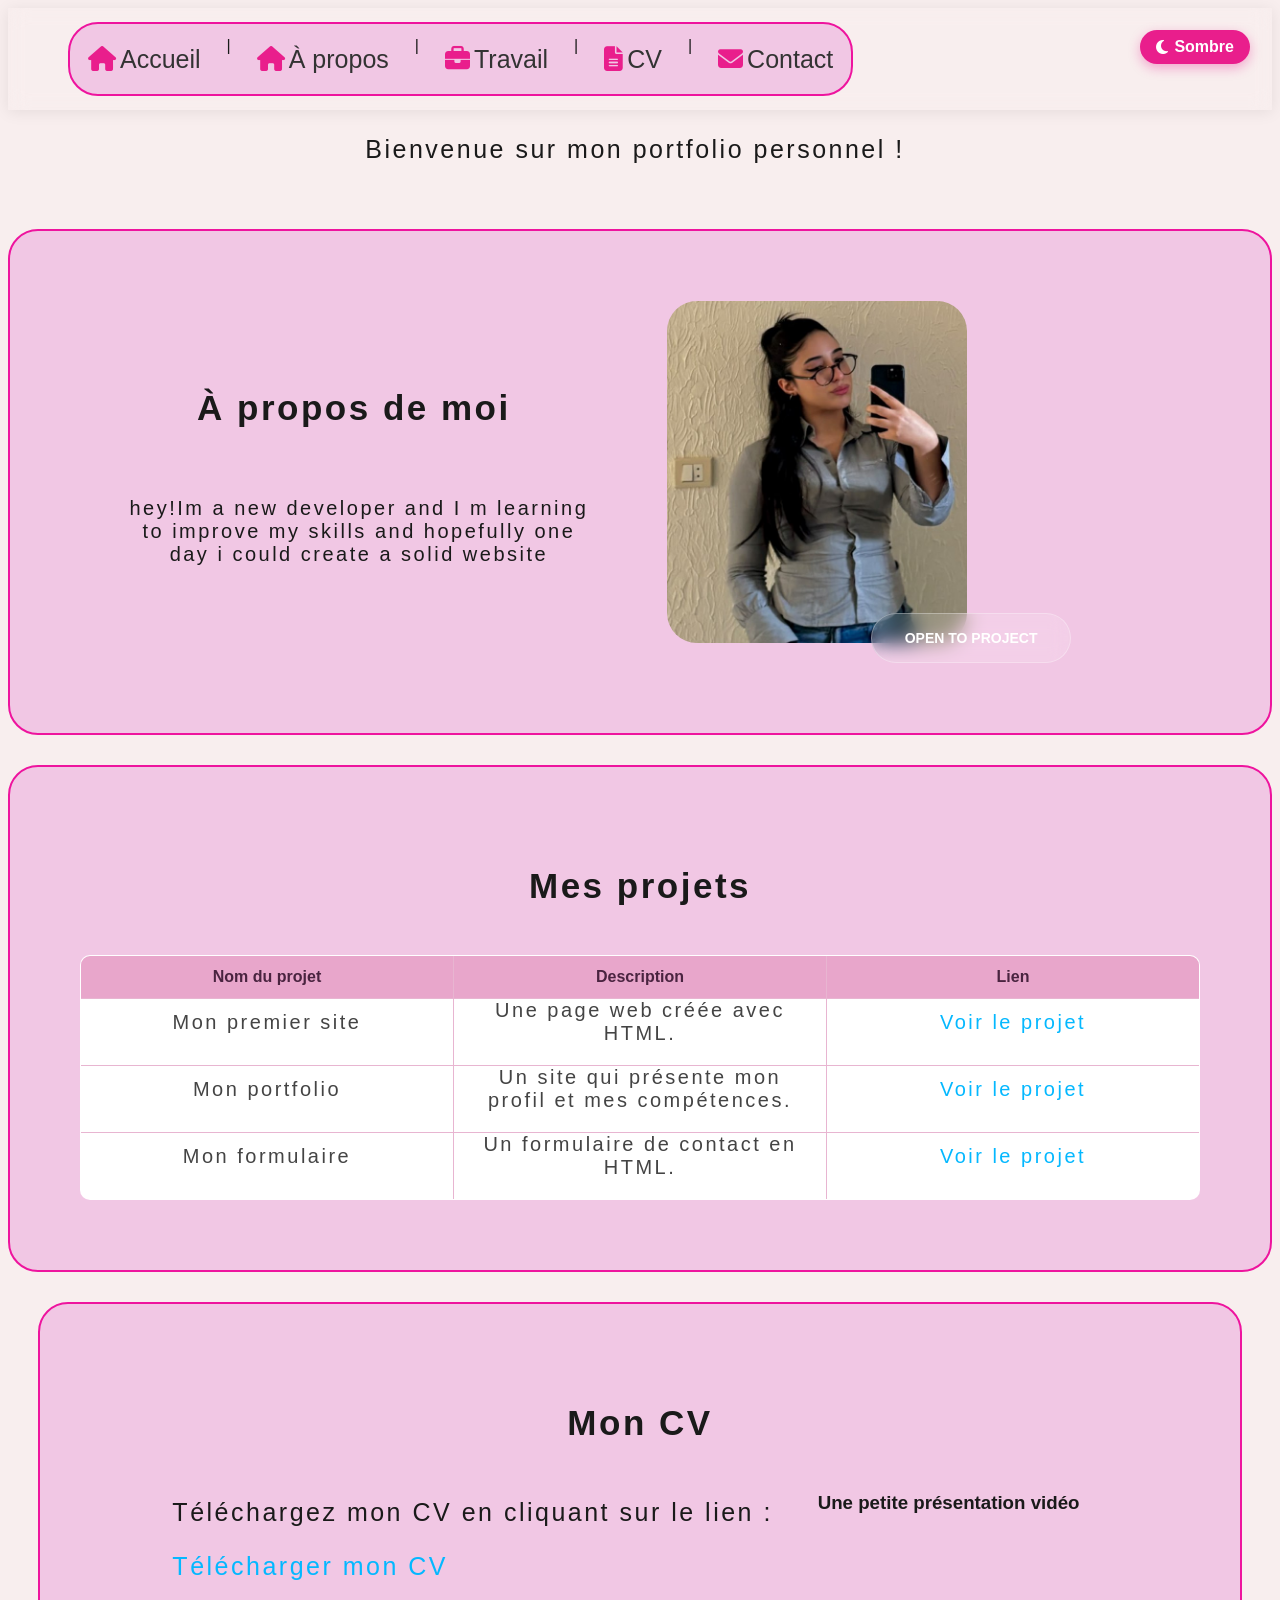
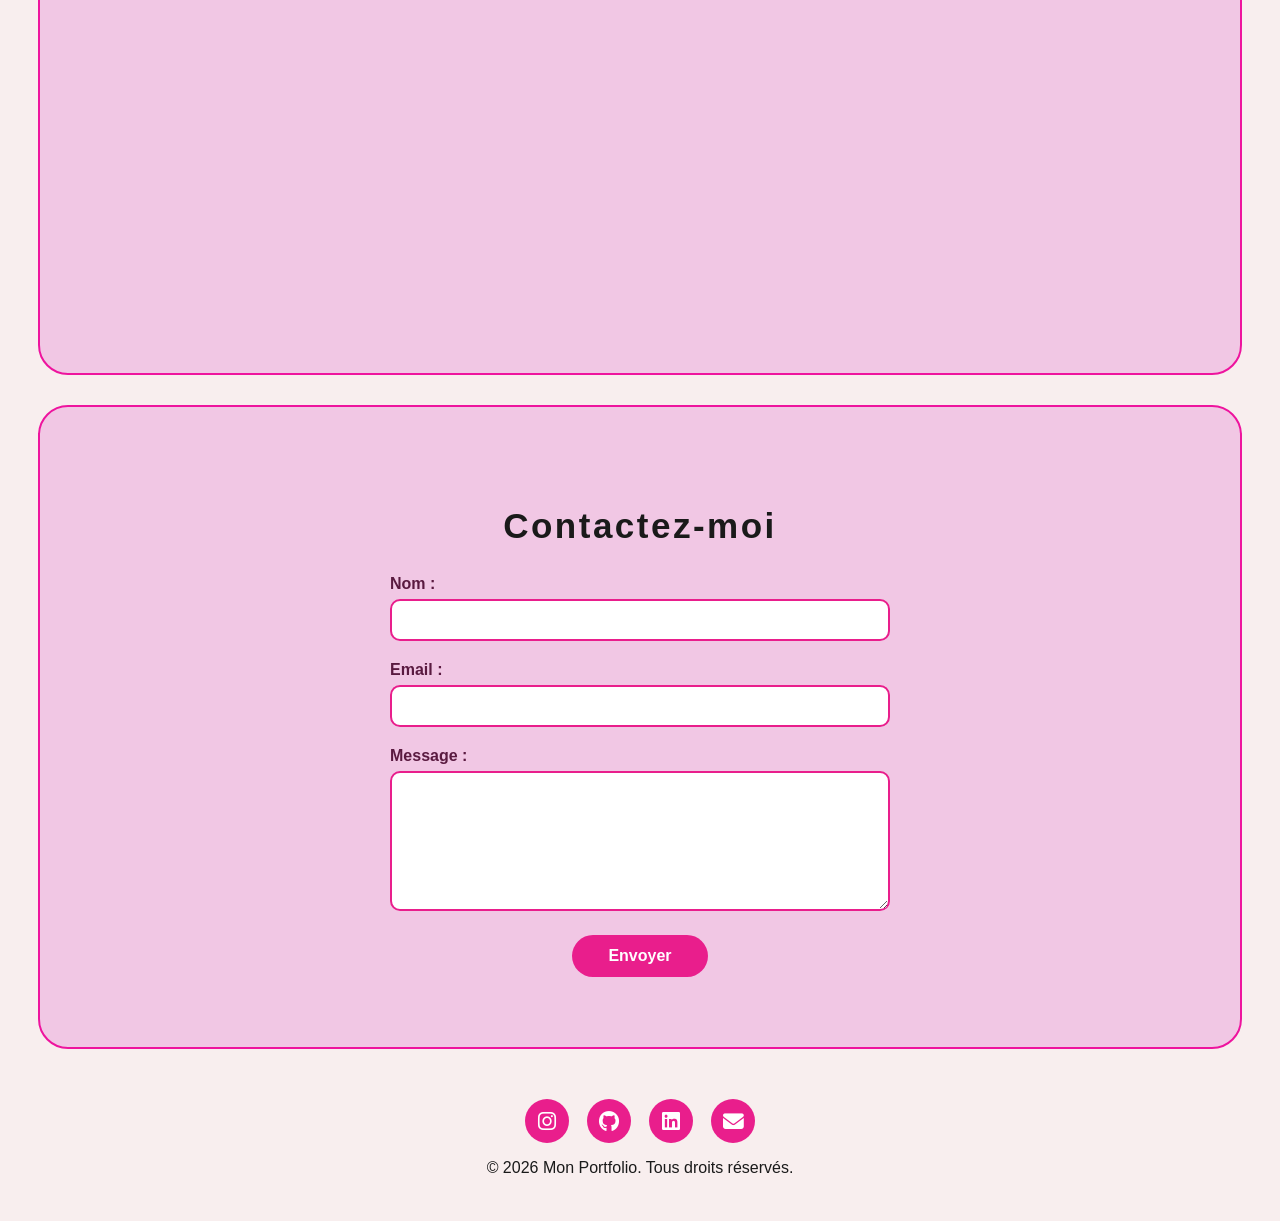
<file: Index1.html>
<!DOCTYPE html>
<html>
    <head>
        <meta charset="UTF-8">
        <link rel="icon" href="medal.png" type="image/png">
    
         <link rel="stylesheet" href ="style1.css"> 
         <link rel="stylesheet" href="https://cdnjs.cloudflare.com/ajax/libs/font-awesome/6.5.1/css/all.min.css">
         <title>rana's cv</title>
        <!-- <link href="https://cdn.jsdelivr.net/npm/bootstrap@5.3.8/dist/css/bootstrap.min.css" rel="stylesheet">
         <script src="https://cdn.jsdelivr.net/npm/@tailwindcss/browser@4"></script> --> 
    </head>

    <body>
        <!-- <h1 class="text-3xl font-bold text-blue-900">Hello, Tailwind!</h1> -->
        

        <header> 
            
            <nav class="navbar">
                <div class="links">
                    <ul class="nav-links">
                <a class="link" href="#welcoming"><i class="fa-solid fa-house"></i>Accueil</a> |
                <a class="link" href="#apropos"><i class="fa-solid fa-house"></i>À propos</a> |
                <a class="link" href="https://www.youtube.com/watch?v=glEQdzjdwFE"><i class="fa-solid fa-briefcase"></i>Travail</a> |
                <a class="link" href="https://www.youtube.com/watch?v=MOenJHdj8ro"><i class="fa-solid fa-file-lines"></i>CV</a> |
                <a class="link" href="https://www.youtube.com/watch?v=UzvfkPKqYqU"><i class="fa-solid fa-envelope"></i>Contact</a>
                </ul>
                
                </div>
            </nav>
            <button id="theme-toggle" type="button" aria-label="Changer de thème">
                <i class="fa-solid fa-moon"></i> <span>Sombre</span>
            </button>
        </header>

        <main>
            <!-- <h1> My portfolio</h1> -->
            <div class="welcoming" id="welcoming">
                <p>Bienvenue sur mon portfolio personnel !</p>
            </div>

            <section id="apropos" class= "section">
                <div class="ragheb">
                    <h2 class="apr">À propos de moi</h2>
                    <p class="apr">
                        hey!Im a new developer and I m learning to improve my skills and hopefully one day i could create a solid website 
                    </p> 
                </div>
                <div class="bt">
                    <img class= "img_apr" src="profile.jpeg"
                    alt="Photo de profil"
                    width="150">
                    <button class="project-btn"> OPEN TO PROJECT </button>
                </div>
            </section>

            <section id="travail" class="section">
                <h2>Mes projets</h2>

                <table border="1">
                    <tr>
                        <th>Nom du projet</th>
                        <th>Description</th>
                        <th>Lien</th>
                    </tr>

                    <tr>
                        <td>Mon premier site</td>
                        <td>Une page web créée avec HTML.</td>
                        <td><a href="https://firstsite.com">Voir le projet</a></td>
                    </tr>

                    <tr>
                        <td>Mon portfolio</td>
                        <td>Un site qui présente mon profil et mes compétences.</td>
                        <td><a href="https://www.wikipedia.org/   ;nb">Voir le projet</a></td>
                    </tr>

                    <tr>
                        <td>Mon formulaire</td>
                        <td>Un formulaire de contact en HTML.</td>
                        <td><a href="contact">Voir le projet</a></td>
                    </tr>
                </table>
            </section>
            <!-- <div class="alert alert-primary" role="alert">
                This is a primary alert—check it out!
            </div> -->

            <section id="cv" class="section">
                <div class="happy"></div>
                <h2>Mon CV</h2>
                <div class="sad">
                    <div class="joy">
                        <p>Téléchargez mon CV en cliquant sur le lien :</p>
                        <a href="resume.pdf" download>Télécharger mon CV</a> 
                    </div>
                
                    <div class="happy">
                        <h3>Une petite présentation vidéo</h3>

                        <video  width="200" class="video_cv" autoplay muted>
                            <source src="oops.mp4" type="video/mp4">
                            Votre navigateur ne prend pas en charge la vidéo.
                        </video>
                    </div>
                </div>
            </section>

            <section id="contact"class="section" >
                <h2>Contactez-moi</h2>

                <form action="#" method="post">

                    <ul>
                        <li>
                            <div>Nom :</div>
                            <input type="text" name="nom" required>
                        </li>

                        <li>
                            <div>Email :</div>
                            <input type="email" name="email" required>
                        </li>

                        <li>
                            <div>Message :</div>
                            <textarea name="message" rows="5" cols="30" required></textarea>
                        </li>
                    </ul>

                    <div>
                        <button type="submit">Envoyer</button>
                    </div>

                </form>
            </section>
           
            <!-- <div id="liveAlertPlaceholder"></div>
            <button type="button" class="btn-solid theme-primary flex-grow-0" id="liveAlertBtn">Show live alert</button> -->

        </main>
        
        <footer>
           <div class="socials">
    <a href="https://www.instagram.com/rana_mastouri/" target="_blank"><i class="fa-brands fa-instagram"></i></a>
    <a href="#" target="_blank"><i class="fa-brands fa-github"></i></a>
    <a href="#" target="_blank"><i class="fa-brands fa-linkedin"></i></a>
    <a href="mailto:you@email.com"><i class="fa-solid fa-envelope"></i></a>
  </div>
  <p>&copy; 2026 Mon Portfolio. Tous droits réservés.</p>
</footer>

<button id="to-top" type="button" aria-label="Retour en haut"><i class="fa-solid fa-arrow-up"></i></button>
        </footer>

        <!-- <script>
            const alertPlaceholder = document.getElementById('liveAlertPlaceholder')
            const appendAlert = (message, type) => {
            const wrapper = document.createElement('div')
            wrapper.innerHTML = [
                `<div class="alert alert-${type}" role="alert">`,
                `   <p>${message}</p>`,
                '   <button type="button" class="btn-close ms-auto" data-bs-dismiss="alert" aria-label="Close"></button>',
                '</div>'
            ].join('')

            alertPlaceholder.append(wrapper)
            }

            const alertTrigger = document.getElementById('liveAlertBtn')
            if (alertTrigger) {
                alertTrigger.addEventListener('click', () => {
                    appendAlert('Nice, you triggered this alert message!', 'success')
                })
            }
        </script> -->
    </body>
</html>
</file>
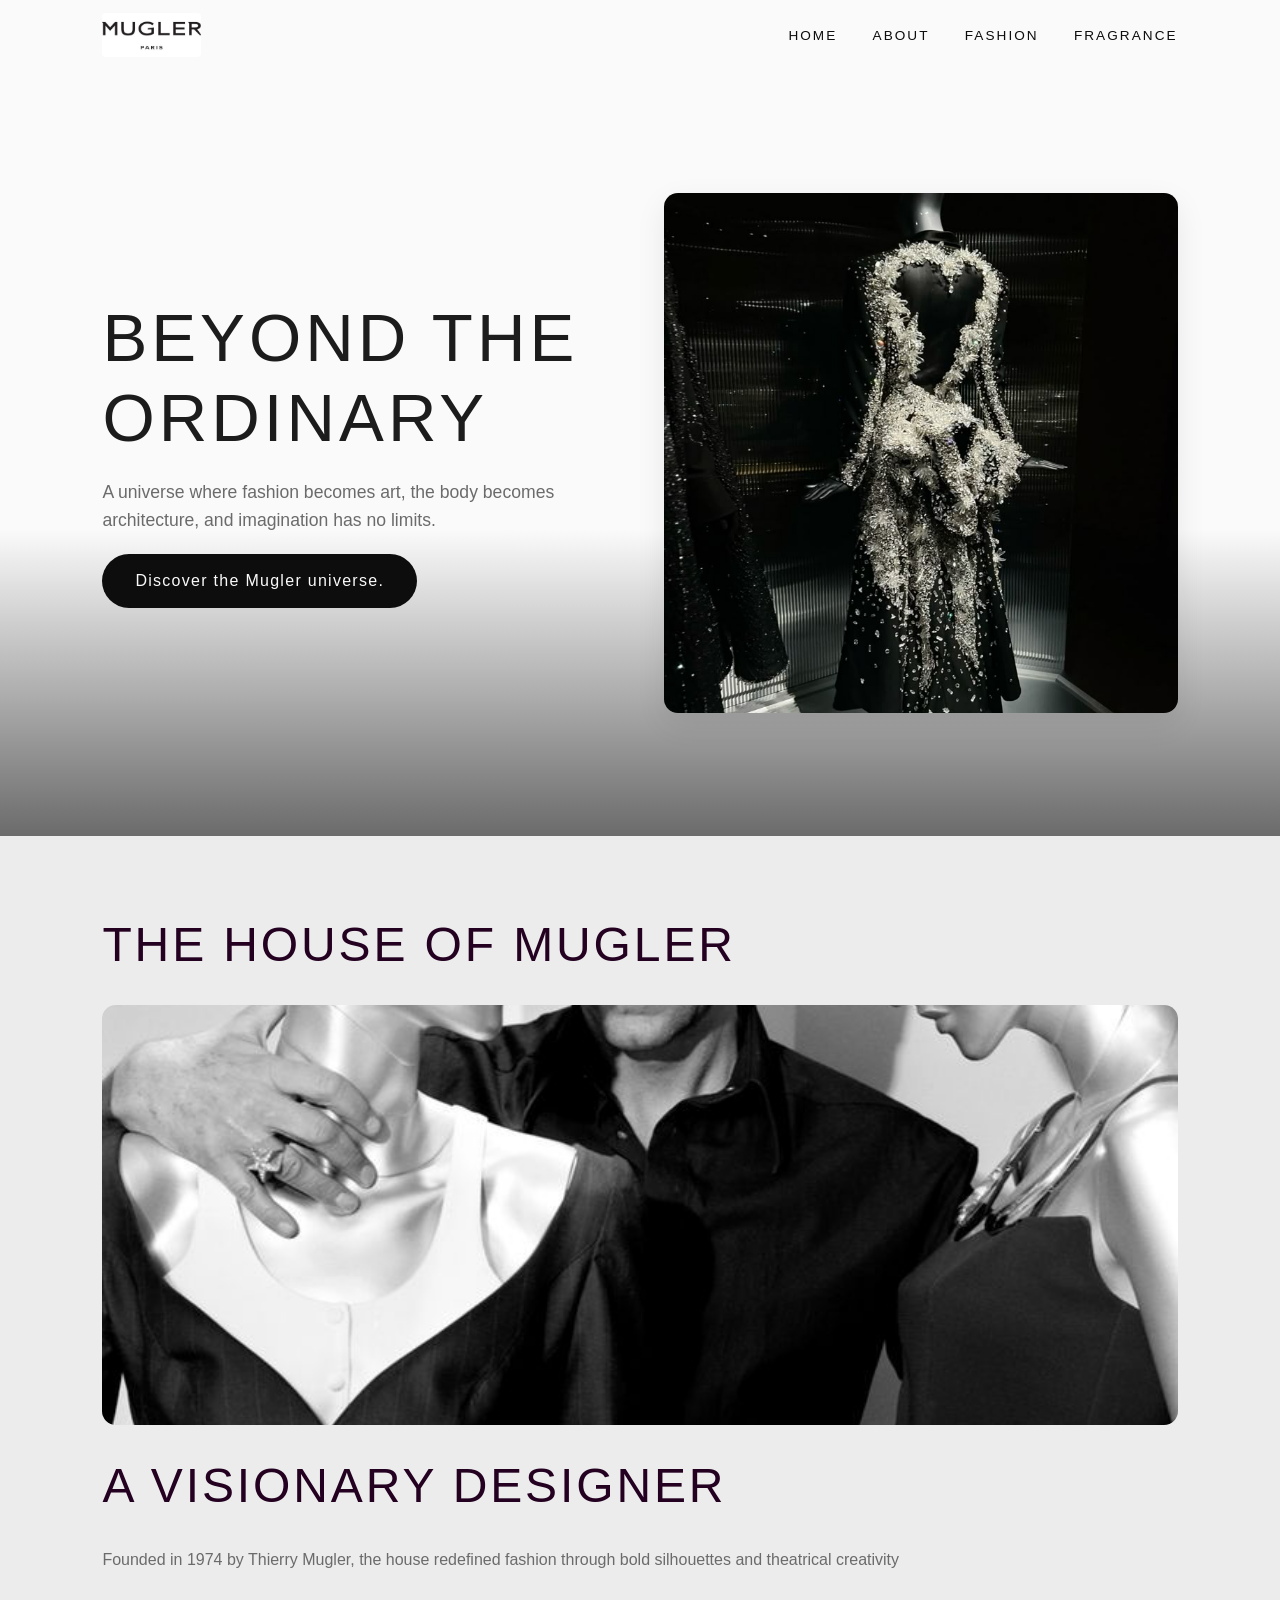
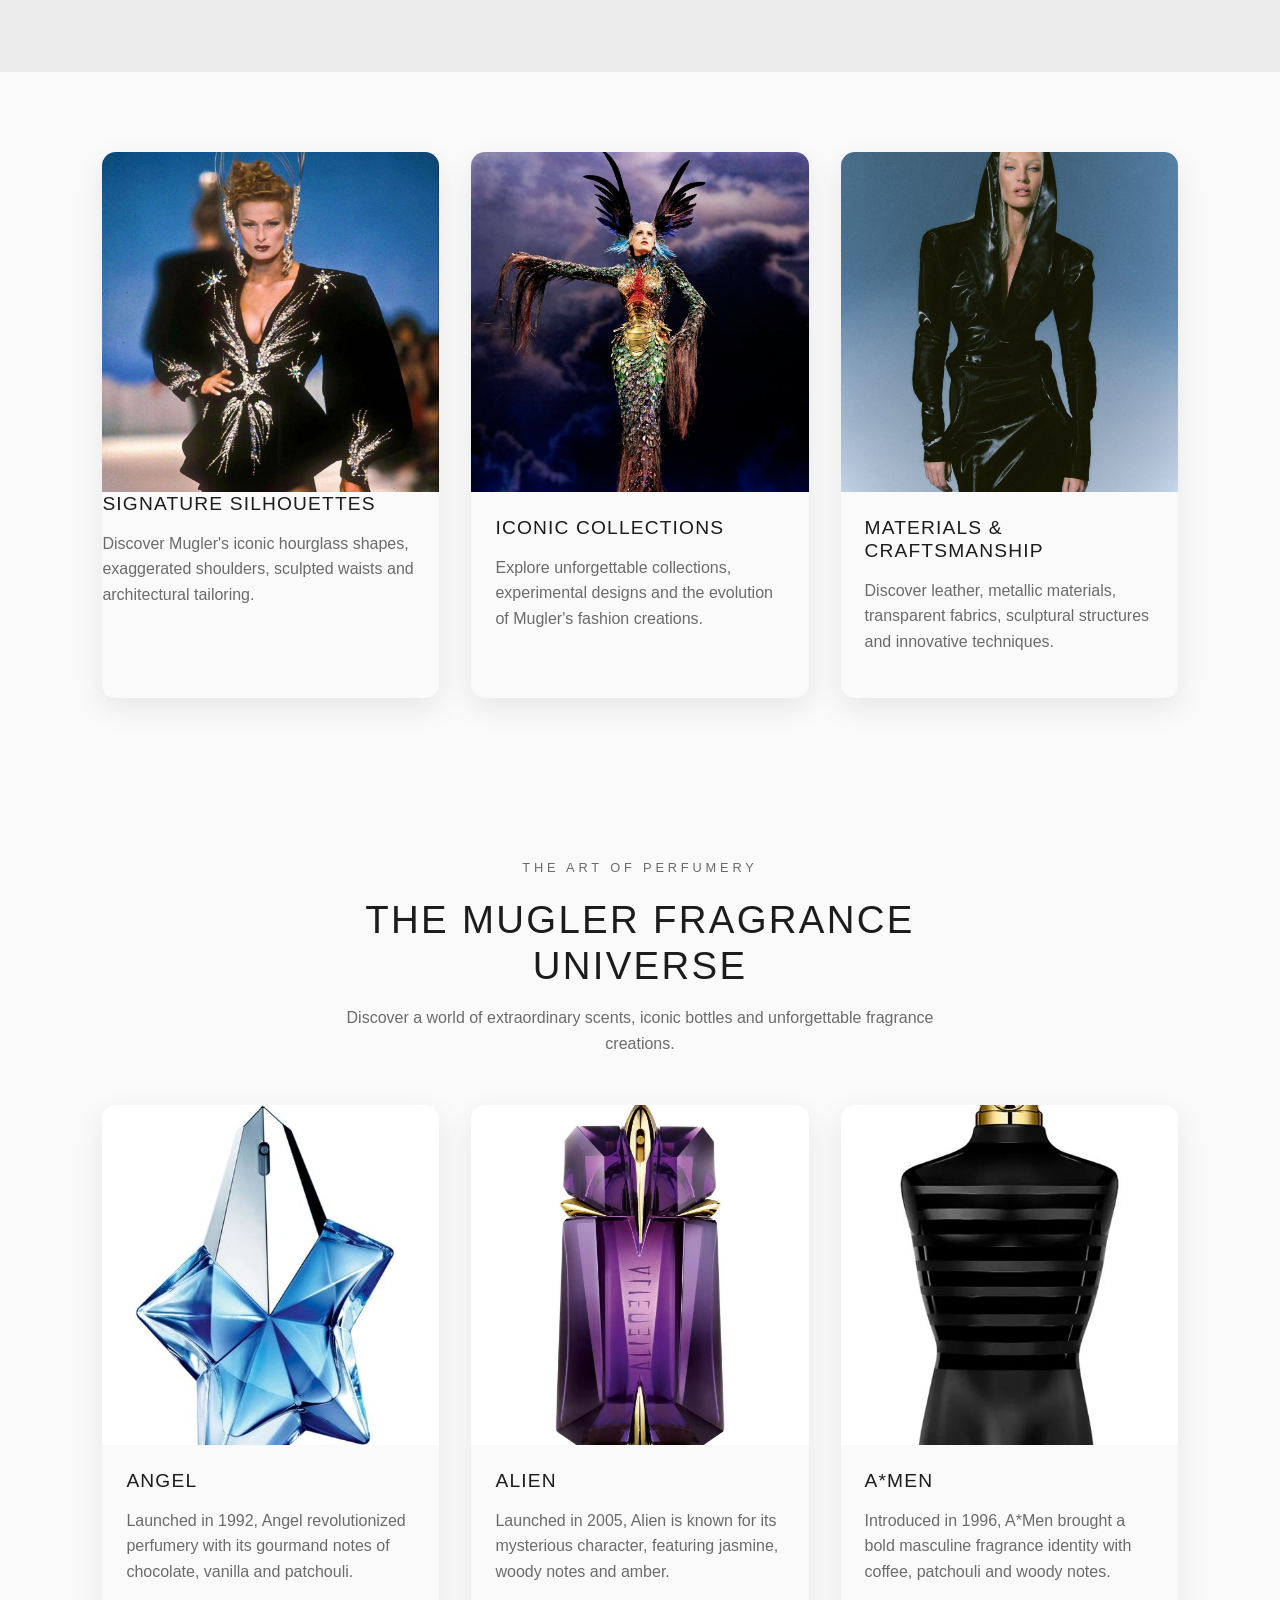
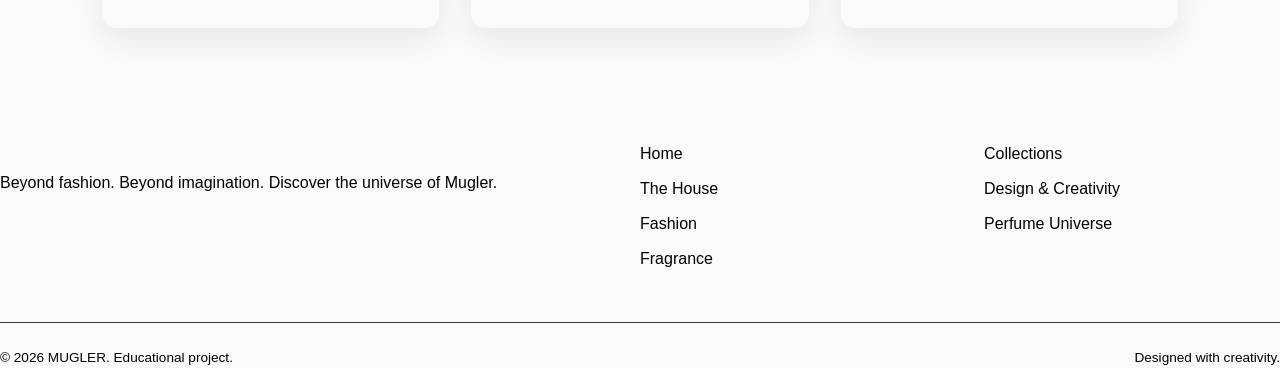
<file: mugler.html>
<!DOCTYPE html>
<html>
    <head>
        <meta charset="UTF-8">
        <meta name="viewport" content="width=device-width, initial-scale=1">
        <title>Mugler identity</title>
        <link href="https://cdn.jsdelivr.net/npm/bootstrap@5.3.3/dist/css/bootstrap.min.css" rel="stylesheet">
        <link rel="stylesheet" href="mugler.css">
    </head>
    <body>
        <header>
            <div>
                <img src="mugler/logo.jpg" alt="mugler logo">
            </div>
            
            <nav class="navbar">
            <ul class="nav-links">
                <li><a class="link" href="#Home">Home</a></li>
                <li><a class="link" href="#About">About</a></li>
                <li><a class="link" href="#Fashion">Fashion</a></li>
                <li><a class="link" href="#Fragrance">Fragrance</a></li>
            </ul>
        </nav>
                 </div>
            </nav>
        </header>

        <main>
            <section id="Home">
                <div>
                 <h1> BEYOND THE ORDINARY </h1>
                 <p>A universe where fashion becomes art, the body becomes architecture, and imagination has no limits.</p>
                  <button class="btn">Discover the Mugler universe.  </button>
                 </div>  
                 <img src="mugler/HOME.jpg"alt="Mugler fashion">
            </section>

            <section id="About">
                <h2>THE HOUSE OF MUGLER</h2>
                <img src="mugler/thierry.jpg"alt="Mugler fashion">
                <h2>A visionary designer</h2>
                <p>Founded in 1974 by Thierry Mugler, the house redefined fashion through bold silhouettes and theatrical creativity</p>
            </section>

            <section id="Fashion">
                <div class="fashion-cards">

    
                    <div class="fashion-card">
                        <img src="mugler/silouhette.jpg" alt="Mugler fashion">

                        <div class="silhouettes">
                            <h3>SIGNATURE SILHOUETTES</h3>
                            <p>
                            Discover Mugler's iconic hourglass shapes,
                                exaggerated shoulders, sculpted waists
                                and architectural tailoring.
                            </p>
                        </div>
                    </div>

                
                    <div class="fashion-card">
                        <img src="mugler/collection.jpg" alt="Mugler  fashion">

                        <div class="card-content">
                            <h3>ICONIC COLLECTIONS</h3>
                            <p>
                                Explore unforgettable collections,
                                experimental designs and the evolution
                                of Mugler's fashion creations.
                            </p>
                        </div>
                    </div>

            
                    <div class="fashion-card">
                        <img src="mugler/material.jpg"  alt="Mugler  fashion">


                        <div class="card-content">
                            <h3>MATERIALS & CRAFTSMANSHIP</h3>
                            <p>
                                Discover leather, metallic materials,
                                transparent fabrics, sculptural structures
                                and innovative techniques.
                            </p>
                        </div>
                    </div>

                </div>

            </section>
            
            <section  id="Fragrance">

                <div class="fragrances">
                    <p class="subtitle">THE ART OF PERFUMERY</p>
                    <h2>THE MUGLER FRAGRANCE UNIVERSE</h2>
                    <p>
                        Discover a world of extraordinary scents,
                        iconic bottles and unforgettable fragrance creations.
                    </p>
                </div>

                <div class="fragrance-cards">

                    
                    <div class="fragrance-card">

                        <img src="mugler/angel.jpg" alt="Mugler perfume">

                        <div class="card-content"> 
                            <h3>ANGEL</h3>
                            <p>
                                Launched in 1992, Angel revolutionized
                                perfumery with its gourmand notes of
                                chocolate, vanilla and patchouli.
                            </p>
                        </div>

                    </div>

                    
                    <div class="fragrance-card">

                        <img src="mugler/alien.jpg" alt="Mugler perfume ">

                        <div class="card-content">
                            <h3>ALIEN</h3>
                            <p>
                                Launched in 2005, Alien is known for
                                its mysterious character, featuring
                                jasmine, woody notes and amber.
                            </p>
                        </div>

                    </div>

                
                    <div class="fragrance-card">

                        <img src="mugler/amen.jpg" alt="Mugler perfume">

                        <div class="card-content">
                            <h3>A*MEN</h3>
                            <p>
                                Introduced in 1996, A*Men brought
                                a bold masculine fragrance identity
                                with coffee, patchouli and woody notes.
                            </p>
                        </div>

                    </div>

                </div>

            </section>

        </main>

        <footer id="footer">

            <div class="footer-content">

        
                <div class="footer-brand">
                    <h2>MUGLER.</h2>
                    <p>
                        Beyond fashion. Beyond imagination.
                        Discover the universe of Mugler.
                    </p>
                </div>

        
                <div class="footer-links">
                    <h3>EXPLORE</h3>
                    <ul>
                        <li><a href="#Home">Home</a></li>
                        <li><a href="#About">The House</a></li>
                        <li><a href="#Fashion">Fashion</a></li>
                        <li><a href="#Fragrance">Fragrance</a></li>
                    </ul>
                </div>

        
                <div class="footer-links">
                    <h3>DISCOVER</h3>
                    <ul>
                        <li><a href="#Fashion">Collections</a></li>
                        <li><a href="#fashion">Design & Creativity</a></li>
                        <li><a href="#Fragrance">Perfume Universe</a></li>
                    </ul>
                </div>

            </div>

    
            <div class="footer-bottom">
                <p>&copy; 2026 MUGLER. Educational project.</p>
                <p>Designed with creativity.</p>
            </div>

        </footer>

    </body>
</html>
</file>
<file: style1.css>
a:link {
    color:rgb(4, 184, 255);
}
a:visited {
    color:rgb(137, 2, 150);
}
a:active {
    color:rgb(0, 255, 68);
}
.links{
    display:flex;
    height: 70px;
    background-color: rgb(241, 199, 228);
    flex-direction:row;
    justify-content: space-evenly;
    align-items:center;
    border: 2px solid rgb(238, 20, 158);
    border-radius: 30px;
}

.links a {
    font-size: 25px;
    text-decoration: none;
    font-weight:bold;
}
h1{
    font-family:'Franklin Gothic Medium', 'Arial Narrow', Arial, sans-serif;
    font-style: italic;
    font-size: 50px;
    color:rgb(25, 8, 171);
    text-align: center;
}
.section{
padding: 50px 0 50px;
}

#apropos{
    display:flex;
    /* width: 1000px;
    height: 700px; */
    background-color: rgb(241, 199, 228);
    flex-direction:row;
    justify-content:space-around;
    /* align-items:; */
    padding:70px 70px 70px;
    border: 2px solid rgb(238, 20, 158);
    border-radius: 30px;
}
.img_apr{
    width: 300px;
    border-radius: 30px;
}
.ragheb{
    /* display: flex;
    justify-content: center; */
    width: 500px;
    align-content: center;
}
.ragheb h2{
    text-align:center;
    padding:0px 20px 40px 10px;
    font-size:35px ;
    letter-spacing: 2.5px;
}
.ragheb p{
    display: flex;
    flex-wrap: wrap;
    /* width:200px; */
    font-size:20px;
    text-align: center;
    padding:0px 20px 20px 20px;
    letter-spacing: 2.5px;
    
    
     
}
#hey{
    font-family:'Franklin Gothic Medium', 'Arial Narrow', Arial, sans-serif;
    font-style: italic;
    font-size: 20;
    color:rgb(42, 41, 48);
    text-align: center;
}


.project-btn{
    width:200px;
    height:50px;

    top: 20px;
    left: 50%;
    transform: translateX(-50%);

    background: rgba(255, 255, 255, 0.15);
    backdrop-filter: blur(10px);
    -webkit-backdrop-filter: blur(10px);

    color: white;
    border: 1px solid rgba(255, 255, 255, 0.3);
    border-radius: 30px;

    padding: 12px 25px;
    font-size: 14px;
    font-weight: bold;
    cursor: pointer;
}
/* .navbar{
    
  scroll-behavior: smooth;
} */

body {
  margin: 20;
  font-family: 'Segoe UI', Tahoma, sans-serif;
}

.navbar {
  position: sticky;
  top: 0;
  z-index: 1000;
  display: flex;
  justify-content: space-between;
  align-items: center;
  padding: 14px 60px; 
  /* background: rgba(255, 255, 255, 0.75); */
  backdrop-filter: blur(10px);
  box-shadow: 0 2px 15px rgba(0, 0, 0, 0.08);
}

.logo {
  font-size: 1.4rem;
  font-weight: 700;
  color: #1a1a1a;
  text-decoration: none;
}

.nav-links {
  display: flex;
  gap: 8px;
  list-style: none;
  margin: 0;
  padding: 0;
}

.nav-links a {
  position: relative;
  display: block;
  padding: 8px 18px;
  color: #333;
  text-decoration: none;
  font-weight: 500;
  border-radius: 999px;
  /* transition: background: 0.3s, color 0.3s; */
}

.nav-links a:hover {
  background: rgb(210, 229, 235);
  color: #000;
}

/* petit trait animé sous le lien */
 .nav-links a::after {
  content: "";
  position: absolute;
  left: 50%;
  bottom: 4px;
  width: 0;
  height: 2px;
  background: #1a1a1a;
  transition: width 0.3s, left 0.3s;
}

.nav-links a:hover::after {
  width: 40%;
  left: 30%;
}
body{
    background-color: rgb(249, 238, 238);
}
.welcoming{
     text-align:center;
    padding:0px 20px 40px 10px;
    font-size:25px ;
    letter-spacing: 2.5px;

}
#travail{
     display:flex;
    /* width: 1000px;
    height: 700px; */
    background-color: rgb(241, 199, 228);
    flex-direction:column;
    justify-content:space-around;
    /* align-items:; */
    padding:70px 70px 70px 70px;
    border: 2px solid rgb(238, 20, 158);
    border-radius: 30px;
    margin-top: 30px;
}
#travail h2 {
    text-align:center;
    /* padding:0px 20px 40px 10px; */
    font-size:35px ;
    letter-spacing: 2.5px;

}
table {
    width: 100%;
    border-collapse: collapse;
    background-color: white;
    margin-top: 20px;
    border-radius: 10px;
    overflow: hidden;
}

/* Style des cellules */
th, td {
    border: 1px solid #e8b5d1;
    padding: 12px;
    text-align: left;
}

/* Style des titres */
th {
    background-color: #e8a6cb;
    color: #4a2440;
    text-align: center;
}

/* Couleur des lignes */
td {
    color: #444;
   
    width:200px;
    font-size:20px;
    text-align: center;
    padding:0px 20px 20px 20px;
    letter-spacing: 2.5px;

}

/* Effet quand on passe la souris sur une ligne */
tr:hover {
    background-color: #fff0f7;
}

/* Style des liens */
a {
    color: #d63384;
    text-decoration: none;
}

/* Effet au survol des liens */
a:hover {
    color: #8e2460;
    text-decoration: underline;
}
#cv {
        /* display:flex; */
    /* width: 1000px;
    height: 700px; */
    background-color: rgb(241, 199, 228);
    /* flex-direction:column; */
    /* justify-content:space-around;  */
    /* align-items:; */
    padding:70px 70px 70px;
    border: 2px solid rgb(238, 20, 158);
    border-radius: 30px;
    /* flex-wrap: wrap; */
    /* align-items: flex-start; */
    margin: 30px; 
}
#cv h2{
        text-align:center;
    /* padding:0px 20px 40px 10px; */
    font-size:35px ;
    letter-spacing: 2.5px;
}
.joy {
     text-align:left;
     /* display: flex; */
    flex-wrap: wrap;
     padding:0px 0px 0px 10px;  
    font-size:25px ;
    letter-spacing: 2.5px;
    /* flex :1; */
    /* width: 50%; */
    

} 
.happy{
    /* width: 300px; */
    padding: 0;
    margin: 0;
}
.video_cv {
    width: 300px;
    margin-top: -90px;
    height: auto;
    transform: rotate(270deg);
}
.sad{
     display:flex;
    justify-content:space-around; 
    align-items: flex-start;
    margin: 30px;
    height: 400px;
}
#contact {
     background-color: rgb(241, 199, 228);
    padding:70px 70px 70px;
    border: 2px solid rgb(238, 20, 158);
    border-radius: 30px;
    margin: 30px; 
}
.happy h3 {
    width: 300px;
}
#contact h2{
        text-align:center;
    /* padding:0px 20px 40px 10px; */
    font-size:35px ;
    letter-spacing: 2.5px;
}
/* ===== Contact form ===== */
#contact form {
  max-width: 500px;
  margin: 0 auto;
  text-align: left;
}

#contact form ul {
  list-style: none;        /* removes the bullets */
  padding: 0;
  margin: 0;
}

#contact form li {
  margin-bottom: 20px;
}

/* "Nom :", "Email :", "Message :" */
#contact form li div {
  margin-bottom: 6px;
  font-weight: 600;
  color: #5a1a40;
}

/* Inputs + textarea */
#contact input[type="text"],
#contact input[type="email"],
#contact textarea {
  width: 100%;
  padding: 10px 14px;
  font-size: 1rem;
  font-family: inherit;
  color: #333;
  background-color: #fff;
  border: 2px solid #e91e8c;
  border-radius: 10px;
  box-sizing: border-box;
  outline: none;
  transition: border-color 0.3s, box-shadow 0.3s;
}

#contact input[type="text"]:focus,
#contact input[type="email"]:focus,
#contact textarea:focus {
  border-color: #c2185b;
  box-shadow: 0 0 8px rgba(233, 30, 140, 0.5);
}

#contact textarea {
  height: 140px;
  resize: vertical;
}

/* Button wrapper div (centers the button) */
#contact form > div {
  text-align: center;
  margin-top: 10px;
}

/* Send button */
#contact button[type="submit"] {
  padding: 12px 36px;
  font-size: 1rem;
  font-weight: 600;
  color: #fff;
  background-color: #e91e8c;
  border: none;
  border-radius: 25px;
  cursor: pointer;
  transition: background-color 0.3s, transform 0.2s;
}

#contact button[type="submit"]:hover {
  background-color: #c2185b;
  transform: translateY(-2px);
}

#contact button[type="submit"]:active {
  transform: translateY(0);
}
/* ===== Theme colors ===== */
:root {
  --bg: #f8eeee;
  --section-bg: #f2c6e4;
  --accent: #e91e8c;
  --accent-dark: #c2185b;
  --text: #1a1a1a;
  --label: #5a1a40;
}

[data-theme="dark"] {
  --bg: #1a1220;
  --section-bg: #2e1a3a;
  --accent: #ff4db2;
  --accent-dark: #e91e8c;
  --text: #f5e9f2;
  --label: #ffc1e3;
}

body {
  background-color: var(--bg);
  color: var(--text);
  transition: background-color 0.4s, color 0.4s;
  scroll-behavior: smooth;
}

html { scroll-behavior: smooth; }

.section {
  background-color: var(--section-bg);
  border-color: var(--accent);
  transition: background-color 0.4s;
}

/* ===== Theme toggle button ===== */
#theme-toggle {
  position: fixed;        /* stays visible while scrolling */
  top: 30px;
  right: 30px;
  z-index: 1000;
  display: inline-flex;
  align-items: center;
  gap: 6px;
  padding: 8px 16px;
  font-size: 1rem;
  font-weight: 600;
  color: #fff;
  background-color: var(--accent);
  border: none;
  border-radius: 25px;
  cursor: pointer;
  box-shadow: 0 4px 12px rgba(233, 30, 140, 0.35);
  transition: background-color 0.3s, transform 0.2s;
}

#theme-toggle:hover {
  background-color: var(--accent-dark);
  transform: scale(1.05);
}

/* ===== Nav icons + hover ===== */
.link i {
  margin-right: 4px;
  color: var(--accent);
  transition: transform 0.3s;
}

.link:hover i {
  transform: translateY(-3px) rotate(-8deg);
}

/* ===== Footer socials ===== */
.socials {
  display: flex;
  justify-content: center;
  gap: 18px;
  margin-bottom: 10px;
}

.socials a {
  display: flex;
  align-items: center;
  justify-content: center;
  width: 44px;
  height: 44px;
  font-size: 1.3rem;
  color: #fff;
  background-color: var(--accent);
  border-radius: 50%;
  text-decoration: none;
  transition: transform 0.3s, background-color 0.3s;
}

.socials a:hover {
  background-color: var(--accent-dark);
  transform: translateY(-5px);
}

footer { text-align: center; padding: 20px 0; }

/* ===== Back-to-top button ===== */
#to-top {
  position: fixed;
  bottom: 25px;
  right: 25px;
  width: 46px;
  height: 46px;
  font-size: 1.1rem;
  color: #fff;
  background-color: var(--accent);
  border: none;
  border-radius: 50%;
  cursor: pointer;
  opacity: 0;
  pointer-events: none;
  transition: opacity 0.3s, transform 0.3s;
}

#to-top.show {
  opacity: 1;
  pointer-events: auto;
}

#to-top:hover {
     transform: translateY(-4px); 
    }
</file>
<file: mugler.css>
:root {
  --black: #0d0d0d;
  --dark: #1c1c1c;
  --gray: #6b6b6b;
  --light-gray: #ececec;
  --purple:#240121;
  --white: #fafafa;
  --radius: 14px;
  --shadow: 0 10px 30px rgba(0, 0, 0, 0.08);
  --ease: 0.3s ease;
}



html { scroll-behavior: smooth; scroll-padding-top: 80px; }

body {
  margin: 0;
  font-family: "Helvetica Neue", Arial, sans-serif;
  background: var(--white);
  color: var(--dark);
  line-height: 1.6;
}

img { max-width: 100%; display: block; }

h1, h2, h3 {
  letter-spacing: 0.06em;
  text-transform: uppercase;
  line-height: 1.2;
  margin: 0 0 1rem;
}
h1 { font-size: clamp(2.2rem, 6vw, 4.2rem); }
h2 { font-size: clamp(1.5rem, 3.5vw, 2.4rem); }
h3 { font-size: 1.2rem; }

p { color: var(--gray); margin: 0 0 1.2rem; }

section { padding: 5rem 8%; }

header {
  position: sticky;
  top: 0;
  z-index: 100;
  display: flex;
  justify-content: space-between;
  align-items: center;
  padding: 0.8rem 8%;
  background: rgba(250, 250, 250, 0.75);
  backdrop-filter: blur(12px);
  border-bottom: 1px solid var(--white);
  transition: var(--ease);
}

header img { height: 44px; width: auto; border-radius: 4px; }

.nav-links {
  display: flex;
  align-items: center;
  gap: 2.2rem;
  list-style: none;
  margin: 0;
  padding: 0;
}

.link {
  position: relative;
  color: var(--black);
  text-decoration:wavy;
  font-size: 0.85rem;
  letter-spacing: 0.15em;
  text-transform: uppercase;
  padding: 0.3rem 0;
  transition: color var(--ease);
}


.link::after {
  /* content: ""; */
  position: absolute;
  left: 0;
  bottom: 0;
  width: 100%;
  height: 2px;
  background: var(--black);
  transform-origin: right;
  transition: transform var(--ease);
}
.link:hover { color: var(--black); }
.link:hover::after { transform: scaleX(1); transform-origin: left; }


#Home {
  display: flex;
  align-items: center;
  justify-content: space-between;
  gap: 3rem;
  min-height: 85vh;
  background: linear-gradient( var(--white) 60%, var(--gray));
}

#Home > * { flex: 1; }
#Home h1 { margin-bottom: 1.2rem; } 
#Home p { font-size: 1.1rem; max-width: 460px; } 

#Home img {
  height: 520px;
  object-fit: cover;
  border-radius: var(--radius);
  box-shadow: var(--shadow);
}

.btn {
  background: var(--black);
  color: var(--white);
  border-radius: 50px;
  padding: 0.9rem 2rem;
  letter-spacing: 0.08em;
  transition: var(--ease);
}
.btn:hover {
  background: var(--gray);
  color: var(--dark);
  transform: translateY(-3px);
}
#About {
  display: flex;
  flex-wrap: wrap;            
  align-items: center;
  gap: 2rem 4rem;
  background: var(--light-gray);
}
#About h2 {
  flex: 1 1 100%;             
  font-size: clamp(1.8rem, 4vw, 3rem);
  color:var(--purple);
  margin: 0;
}
#About img {
  flex: 1 1 320px;            
  min-width: 0;
  height: 420px;
  object-fit: cover;
  border-radius: var(--radius);
}
.about-text { flex: 1 1 320px; }
.about-text h3 {
  font-size: clamp(1.3rem, 3vw, 1.8rem);
  text-wrap: balance; 
  color:var(--purple);        
}
.about-text p { font-size: 1.05rem; text-wrap: pretty; }


.fashion-cards {
  display: grid;
  grid-template-columns: repeat(3, 1fr);
  gap: 2rem;
}

.fashion-card {
  background: var(--white);
  border-radius: var(--radius);
  overflow: hidden;
  box-shadow: var(--shadow);
  transition: var(--ease);
}
.fashion-card:hover { transform: translateY(-8px); }

.fashion-card img {
  width: 100%;
  height: 340px;
  object-fit: cover;
  /* filter: grayscale(100%); */
  transition: filter var(--ease);
}
/* .fashion-card:hover img { filter: grayscale(0); } */

.fragrance-cards {
  display: grid;
  grid-template-columns: repeat(3, 1fr);
  gap: 2rem;
}

.fragrance-card {
  background: var(--white);
  border-radius: var(--radius);
  overflow: hidden;
  box-shadow: var(--shadow);
  transition: var(--ease);
}
.fragrance-card:hover { transform: translateY(-8px); }

.fragrance-card img {
  width: 100%;
  height: 340px;
  object-fit: cover;
  /* filter: grayscale(100%); */
  transition: filter var(--ease);
}
/* .fragrance-card:hover img { filter: grayscale(0); } */


 .card-content { padding: 1.5rem; }


#fragrance { background: var(--black); }
#fragrance h2, #fragrance h3 { color: var(--white); }
#fragrance p { color: #b5b5b5; } 

.fragrances { text-align: center; max-width: 650px; margin: 0 auto 3rem; }
.subtitle {
  font-size: 0.8rem;
  letter-spacing: 0.3em;
  color: var(--gray) ;
} */



footer { background: var(--dark); color: var(--white); padding: 4rem 8% 1.5rem; }

.footer-content {
  display: grid;
  grid-template-columns: 2fr 1fr 1fr;
  gap: 3rem;
  padding-bottom: 2.5rem;
  border-bottom: 1px solid #333;
}
footer h2, footer h3 { color: var(--white); }
footer h3 { font-size: 0.9rem; }
footer p { color: #070000; }
footer ul { list-style: none; padding: 0; margin: 0; }
footer li { margin-bottom: 0.6rem; }
footer a { color: #070000; text-decoration: none; transition: var(--ease); }
footer a:hover { color: var(--white); padding-left: 6px; }

.footer-bottom {
  display: flex;
  justify-content: space-between;
  flex-wrap: wrap;
  gap: 0.5rem;
  padding-top: 1.5rem;
  font-size: 0.85rem;
}
.footer-bottom p { margin: 0; }


@media (max-width: 992px) {
  .fashion-cards { grid-template-columns: repeat(2, 1fr); }
  #Home img { height: 400px; }
}

@media (max-width: 768px) {
  section { padding: 3.5rem 6%; }
  header { padding: 0.8rem 6%; flex-direction: column; gap: 0.6rem; }
  .nav-links { gap: 1.2rem; }

  #Home { flex-direction: column; text-align: center; min-height: auto; }
  #Home p { margin-inline: auto; }
  #Home img { width: 100%; height: 320px; }

  #About { grid-template-columns: 1fr; }
  #About img { grid-row: auto; height: 300px; margin-bottom: 1.5rem; }

  .fashion-cards { grid-template-columns: 1fr; }

  .footer-content { grid-template-columns: 1fr; gap: 2rem; }
  .footer-bottom { flex-direction: column; text-align: center; }
}
</file>
